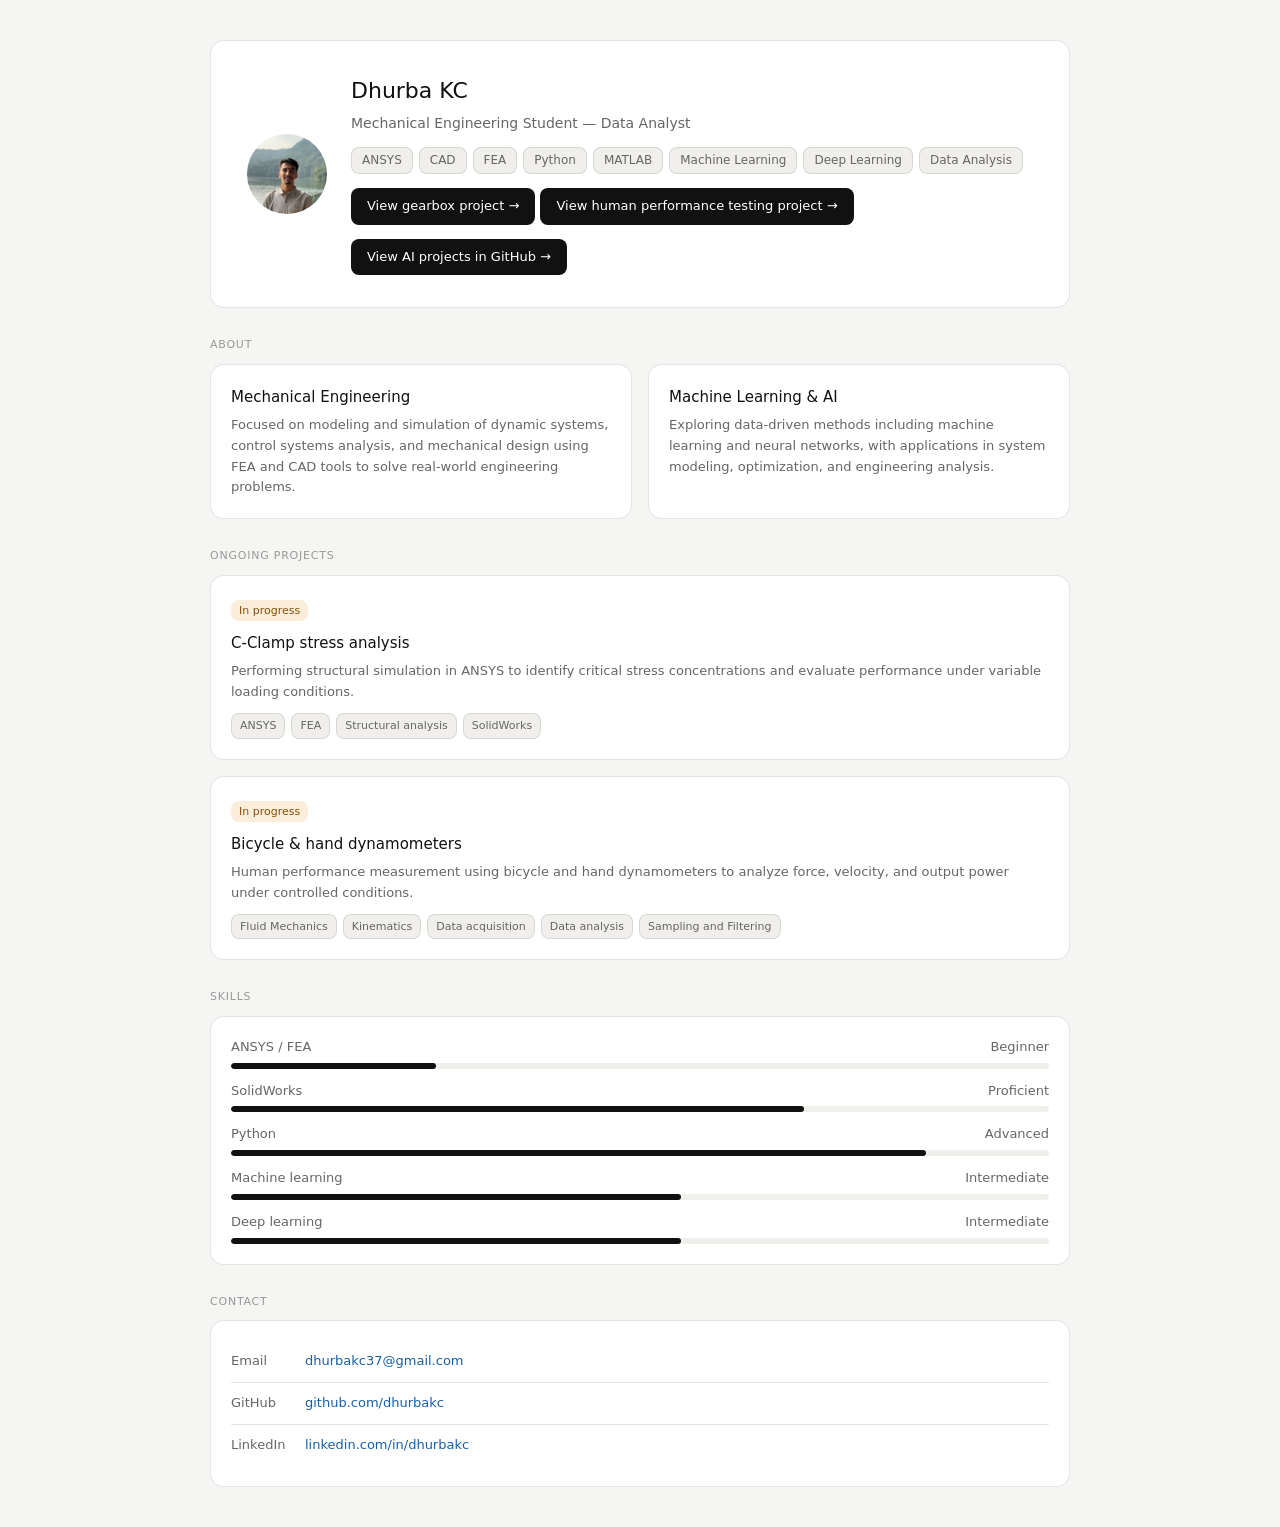
<file: index.html>
<!DOCTYPE html>
<html lang="en">
<head>
  <meta charset="UTF-8">
  <meta name="viewport" content="width=device-width, initial-scale=1.0">
  <title>Dhurba KC — Portfolio</title>
  <link rel="stylesheet" href="style.css">
</head>
<body>
<div class="wrap">

  <!-- Hero -->
  <div class="hero">
    <div class="avatar">
      <img src = "images/profilepic.jpg" alt = "Dhurba KC"> 
    </div>
    <div class="hero-text">
      <h1>Dhurba KC</h1>
      <p class="sub">Mechanical Engineering Student &mdash; Data Analyst</p>
      <div class="tags">
        <span class="tag">ANSYS</span>
        <span class="tag">CAD</span>
        <span class="tag">FEA</span>
        <span class="tag">Python</span>
        <span class = 'tag'>MATLAB</span>
        <span class="tag">Machine Learning</span>
        <span class ='tag'>Deep Learning</span>
        <span class = 'tag'>Data Analysis</span>
      </div>
      <a class="btn" href="files/GearBoxDesignProject.pdf" target="_blank">View gearbox project &rarr;</a>
      <a class="btn" href = 'files/SeniorDesignFinalReport.pdf' target="_blank">View human performance testing project &rarr;</a>
      <a class="btn" href = 'https://github.com/kcdhurba?tab=repositories' target="_blank">View AI projects in GitHub &rarr;</a>
    </div>
  </div>

  <!-- About -->
  <p class="section-label">About</p>
  <div class="grid-2">
    <div class="card">
      <h3>Mechanical Engineering</h3>
      <p>Focused on modeling and simulation of dynamic systems, control systems analysis, and mechanical design using FEA and CAD tools to solve real-world engineering problems.</p>
    </div>
    <div class="card">
      <h3>Machine Learning & AI</h3>
<p>Exploring data-driven methods including machine learning and neural networks, with applications in system modeling, optimization, and engineering analysis.</p>
    </div>
  </div>

  <!-- Projects -->
  <p class="section-label">Ongoing Projects</p>

  <div class="project-card">
    <span class="badge">In progress</span>
    <h3>C-Clamp stress analysis</h3>
    <p>Performing structural simulation in ANSYS to identify critical stress concentrations and evaluate performance under variable loading conditions.</p>
    <div class="tool-row">
      <span class="tool">ANSYS</span>
      <span class="tool">FEA</span>
      <span class="tool">Structural analysis</span>
      <span class="tool">SolidWorks</span>
    </div>
  </div>

  <div class="project-card mb">
    <span class="badge">In progress</span>
    <h3>Bicycle &amp; hand dynamometers</h3>
    <p>Human performance measurement using bicycle and hand dynamometers to analyze force, velocity, and output power under controlled conditions.</p>
    <div class="tool-row">
      <span class="tool">Fluid Mechanics</span>
      <span class="tool">Kinematics</span>
      <span class="tool">Data acquisition</span>
      <span class="tool">Data analysis</span>
      <span class="tool">Sampling and Filtering</span>
    </div>
  </div>

  <!-- Skills -->
  <p class="section-label">Skills</p>
  <div class="card mb">
    <div class="skill-bar-wrap">
      <div class="skill-label"><span>ANSYS / FEA</span><span>Beginner</span></div>
      <div class="skill-track"><div class="skill-fill" style="width:25%"></div></div>
    </div>
    <div class="skill-bar-wrap">
      <div class="skill-label"><span>SolidWorks</span><span>Proficient</span></div>
      <div class="skill-track"><div class="skill-fill" style="width:70%"></div></div>
    </div>
    <div class="skill-bar-wrap">
      <div class="skill-label"><span>Python</span><span>Advanced</span></div>
      <div class="skill-track"><div class="skill-fill" style="width:85%"></div></div>
    </div>
    <div class="skill-bar-wrap">
      <div class="skill-label"><span>Machine learning</span><span>Intermediate</span></div>
      <div class="skill-track"><div class="skill-fill" style="width:55%"></div></div>
    </div>
    <div class="skill-bar-wrap" style="margin-bottom:0">
      <div class="skill-label"><span>Deep learning</span><span>Intermediate</span></div>
      <div class="skill-track"><div class="skill-fill" style="width:55%"></div></div>
    </div>
  </div>

  <!-- Contact -->
  <p class="section-label">Contact</p>
  <div class="card">
    <div class="contact-row">
      <span class="contact-label">Email</span>
      <span class="contact-val"><a href="mailto:dhurbakc37@gmail.com">dhurbakc37@gmail.com</a></span>
    </div>
    <div class="contact-row">
      <span class="contact-label">GitHub</span>
      <span class="contact-val"><a href="https://github.com/dhurbakc" target="_blank">github.com/dhurbakc</a></span>
    </div>
    <div class="contact-row">
      <span class="contact-label">LinkedIn</span>
      <span class="contact-val"><a href="https://linkedin.com/in/dhurbakc" target="_blank">linkedin.com/in/dhurbakc</a></span>
    </div>
  </div>

</div>
</body>
</html>
</file>
<file: style.css>
*, *::before, *::after { box-sizing: border-box; margin: 0; padding: 0; }

    :root {
      --bg: #f5f5f3;
      --surface: #ffffff;
      --border: rgba(0,0,0,0.1);
      --text: #111;
      --muted: #666;
      --hint: #999;
      --accent: #1a1a1a;
      --info: #185fa5;
      --info-bg: #e6f1fb;
      --info-text: #0c447c;
      --warning-bg: #faeeda;
      --warning-text: #854f0b;
      --radius-md: 8px;
      --radius-lg: 14px;
    }

    body {
      font-family: system-ui, -apple-system, Arial, sans-serif;
      background: var(--bg);
      color: var(--text);
      line-height: 1.6;
    }

    .wrap { max-width: 900px; margin: 0 auto; padding: 2.5rem 1.25rem; }

    /* Hero */
    .hero {
      background: var(--surface);
      border: 0.5px solid var(--border);
      border-radius: var(--radius-lg);
      padding: 2rem 2.25rem;
      margin-bottom: 1.75rem;
      display: flex;
      align-items: center;
      gap: 1.5rem;
    }

    .avatar {
  width: 80px;
  height: 80px;
  border-radius: 50%;
  overflow: hidden;
  flex-shrink: 0;
}

.avatar img {
  width: 100%;
  height: 100%;
  object-fit: cover;
}

    .hero-text h1 { font-size: 22px; font-weight: 500; margin-bottom: 4px; }
    .hero-text .sub { font-size: 14px; color: var(--muted); }

    .tags { display: flex; gap: 6px; flex-wrap: wrap; margin-top: 12px; }
    .tag {
      font-size: 12px; padding: 3px 10px;
      border-radius: var(--radius-md);
      background: #f0efeb;
      border: 0.5px solid var(--border);
      color: var(--muted);
    }

    .btn {
      display: inline-block; margin-top: 14px;
      padding: 8px 16px;
      background: var(--text); color: #fff;
      border-radius: var(--radius-md);
      text-decoration: none; font-size: 13px; font-weight: 500;
    }
    .btn:hover { opacity: 0.85; }

    /* Section label */
    .section-label {
      font-size: 11px; font-weight: 500;
      color: var(--hint); letter-spacing: 0.07em;
      text-transform: uppercase;
      margin-bottom: 10px;
    }

    /* Cards */
    .card {
      background: var(--surface);
      border: 0.5px solid var(--border);
      border-radius: var(--radius-lg);
      padding: 1.25rem;
    }

    .card h3 { font-size: 15px; font-weight: 500; margin-bottom: 6px; }
    .card p  { font-size: 13px; color: var(--muted); }

    .grid-2 {
      display: grid;
      grid-template-columns: repeat(auto-fit, minmax(220px, 1fr));
      gap: 1rem;
      margin-bottom: 1.75rem;
    }

    /* Project cards */
    .project-card {
      background: var(--surface);
      border: 0.5px solid var(--border);
      border-radius: var(--radius-lg);
      padding: 1.25rem;
      margin-bottom: 1rem;
      transition: transform 0.15s ease, box-shadow 0.15s ease;
    }
    .project-card:hover {
      transform: translateY(-2px);
      box-shadow: 0 6px 18px rgba(0,0,0,0.07);
    }
    .badge {
      display: inline-block; font-size: 11px;
      padding: 2px 8px; border-radius: var(--radius-md);
      background: var(--warning-bg); color: var(--warning-text);
      margin-bottom: 10px;
    }
    .project-card h3 { font-size: 15px; font-weight: 500; margin-bottom: 6px; }
    .project-card p  { font-size: 13px; color: var(--muted); }

    .tool-row { display: flex; gap: 6px; flex-wrap: wrap; margin-top: 10px; }
    .tool {
      font-size: 11px; padding: 3px 8px;
      border-radius: var(--radius-md);
      background: #f0efeb; border: 0.5px solid var(--border);
      color: var(--muted);
    }

    /* Skills */
    .skill-bar-wrap { margin-bottom: 12px; }
    .skill-label {
      display: flex; justify-content: space-between;
      font-size: 13px; color: var(--muted); margin-bottom: 5px;
    }
    .skill-track {
      height: 6px; background: #f0efeb;
      border-radius: 99px; overflow: hidden;
    }
    .skill-fill {
      height: 100%; border-radius: 99px;
      background: var(--text);
    }

    /* Contact */
    .contact-row {
      display: flex; align-items: center; gap: 10px;
      padding: 10px 0;
      border-bottom: 0.5px solid var(--border);
      font-size: 13px;
    }
    .contact-row:last-child { border-bottom: none; }
    .contact-label { color: var(--muted); width: 64px; flex-shrink: 0; }
    .contact-val a { color: var(--info); text-decoration: none; }
    .contact-val a:hover { text-decoration: underline; }

    /* Spacing helpers */
    .mb { margin-bottom: 1.75rem; }

    @media (max-width: 540px) {
      .hero { flex-direction: column; align-items: flex-start; }
    }
</file>
